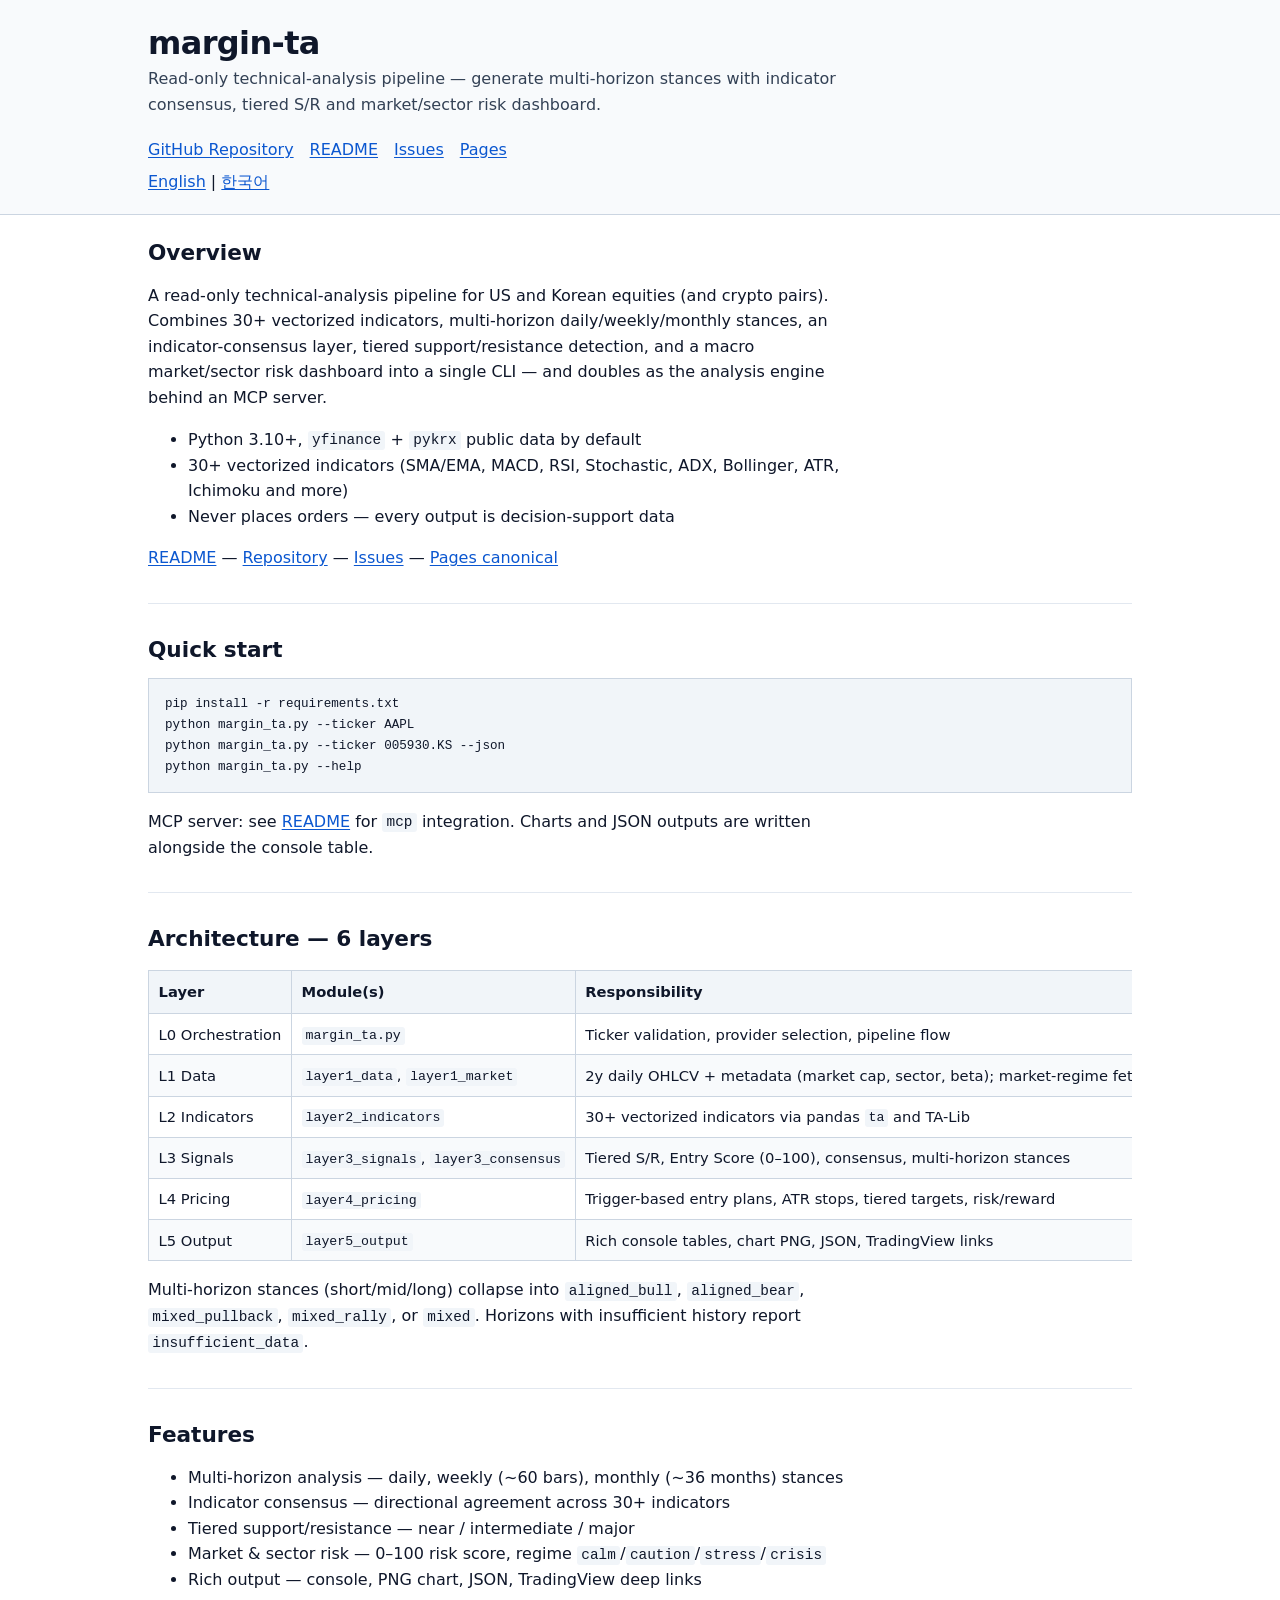
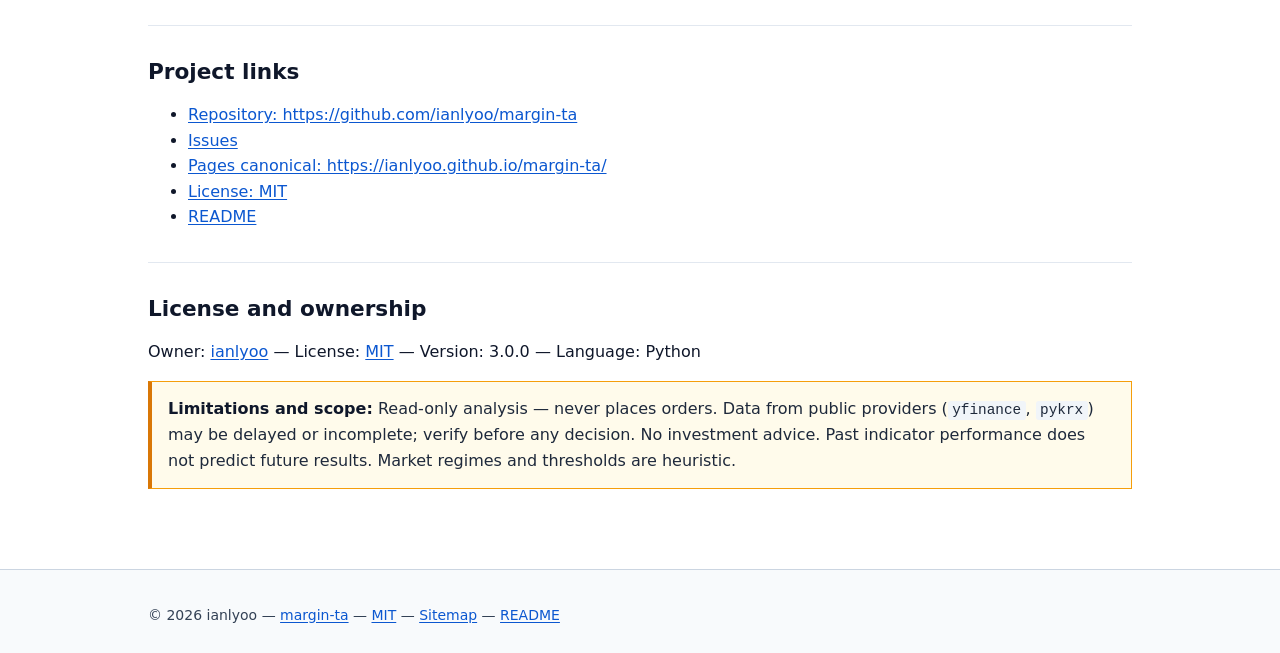
<file: docs/index.html>
<!DOCTYPE html>
<html lang="en">
<head>
<meta charset="utf-8">
<meta name="viewport" content="width=device-width, initial-scale=1">
<title>margin-ta — Read-only technical-analysis pipeline — generate multi-horizon stances with indicator consensus, tiered S/R and market/sector risk dashboard.</title>
<meta name="description" content="Read-only technical-analysis pipeline — generate multi-horizon stances with indicator consensus, tiered S/R and market/sector risk dashboard.">
<link rel="canonical" href="https://ianlyoo.github.io/margin-ta/">
<meta property="og:type" content="website">
<meta property="og:title" content="margin-ta — Read-only technical-analysis pipeline — generate multi-horizon stances with indicator consensus, tiered S/R and market/sector risk dashboard.">
<meta property="og:description" content="Read-only technical-analysis pipeline — generate multi-horizon stances with indicator consensus, tiered S/R and market/sector risk dashboard.">
<meta property="og:url" content="https://ianlyoo.github.io/margin-ta/">
<meta property="og:image" content="https://ianlyoo.github.io/margin-ta/assets/social-preview.png">
<meta property="og:image:width" content="1280">
<meta property="og:image:height" content="640">
<meta property="og:image:type" content="image/png">
<meta property="og:site_name" content="margin-ta">
<meta name="twitter:card" content="summary_large_image">
<meta name="twitter:title" content="margin-ta — Read-only technical-analysis pipeline — generate multi-horizon stances with indicator consensus, tiered S/R and market/sector risk dashboard.">
<meta name="twitter:description" content="Read-only technical-analysis pipeline — generate multi-horizon stances with indicator consensus, tiered S/R and market/sector risk dashboard.">
<meta name="twitter:image" content="https://ianlyoo.github.io/margin-ta/assets/social-preview.png">
<meta name="twitter:url" content="https://ianlyoo.github.io/margin-ta/">
<meta name="author" content="ianlyoo">
<meta name="robots" content="index, follow">
<link rel="stylesheet" href="./styles.css">
<script type="application/ld+json">{"@context":"https://schema.org","@type":"SoftwareSourceCode","name":"margin-ta","description":"Read-only technical-analysis pipeline — generate multi-horizon stances with indicator consensus, tiered S/R and market/sector risk dashboard.","version":"3.0.0","codeRepository":"https://github.com/ianlyoo/margin-ta","url":"https://ianlyoo.github.io/margin-ta/","programmingLanguage":"Python","license":"https://spdx.org/licenses/MIT","keywords":["developer-tools","indicator-consensus","market-dashboard","mcp","multi-horizon","python","quant","risk-management","stock-analysis","support-resistance","technical-analysis","trading"],"author":{"@type":"Person","name":"ianlyoo"}}</script>
</head>
<body>
<a class="skip-link" href="#main">Skip to content</a>
<header role="banner">
<div class="container">
<h1>margin-ta</h1>
<p class="tagline">Read-only technical-analysis pipeline — generate multi-horizon stances with indicator consensus, tiered S/R and market/sector risk dashboard.</p>
<nav aria-label="Primary">
<ul>
<li><a href="https://github.com/ianlyoo/margin-ta">GitHub Repository</a></li>
<li><a href="https://github.com/ianlyoo/margin-ta/blob/master/README.md">README</a></li>
<li><a href="https://github.com/ianlyoo/margin-ta/issues">Issues</a></li>
<li><a href="https://ianlyoo.github.io/margin-ta/">Pages</a></li>
</ul>
</nav>
<nav aria-label="Language">
<ul>
<li><a href="https://github.com/ianlyoo/margin-ta/blob/master/README.md" lang="en">English</a> | <a href="https://github.com/ianlyoo/margin-ta/blob/master/README.ko.md" lang="ko">한국어</a></li>
</ul>
</nav>
</div>
</header>
<main id="main">
<div class="container">
<section aria-labelledby="overview-heading">
<h2 id="overview-heading">Overview</h2>
<p>A read-only technical-analysis pipeline for US and Korean equities (and crypto pairs). Combines 30+ vectorized indicators, multi-horizon daily/weekly/monthly stances, an indicator-consensus layer, tiered support/resistance detection, and a macro market/sector risk dashboard into a single CLI — and doubles as the analysis engine behind an MCP server.</p>
<ul>
<li>Python 3.10+, <code>yfinance</code> + <code>pykrx</code> public data by default</li>
<li>30+ vectorized indicators (SMA/EMA, MACD, RSI, Stochastic, ADX, Bollinger, ATR, Ichimoku and more)</li>
<li>Never places orders — every output is decision-support data</li>
</ul>
<p><a href="https://github.com/ianlyoo/margin-ta/blob/master/README.md">README</a> — <a href="https://github.com/ianlyoo/margin-ta">Repository</a> — <a href="https://github.com/ianlyoo/margin-ta/issues">Issues</a> — <a href="https://ianlyoo.github.io/margin-ta/">Pages canonical</a></p>
</section>

<section aria-labelledby="install-heading">
<h2 id="install-heading">Quick start</h2>
<pre><code>pip install -r requirements.txt
python margin_ta.py --ticker AAPL
python margin_ta.py --ticker 005930.KS --json
python margin_ta.py --help</code></pre>
<p>MCP server: see <a href="https://github.com/ianlyoo/margin-ta/blob/master/README.md">README</a> for <code>mcp</code> integration. Charts and JSON outputs are written alongside the console table.</p>
</section>

<section aria-labelledby="architecture-heading">
<h2 id="architecture-heading">Architecture — 6 layers</h2>
<table>
<thead><tr><th>Layer</th><th>Module(s)</th><th>Responsibility</th></tr></thead>
<tbody>
<tr><td>L0 Orchestration</td><td><code>margin_ta.py</code></td><td>Ticker validation, provider selection, pipeline flow</td></tr>
<tr><td>L1 Data</td><td><code>layer1_data</code>, <code>layer1_market</code></td><td>2y daily OHLCV + metadata (market cap, sector, beta); market-regime fetch</td></tr>
<tr><td>L2 Indicators</td><td><code>layer2_indicators</code></td><td>30+ vectorized indicators via pandas <code>ta</code> and TA-Lib</td></tr>
<tr><td>L3 Signals</td><td><code>layer3_signals</code>, <code>layer3_consensus</code></td><td>Tiered S/R, Entry Score (0–100), consensus, multi-horizon stances</td></tr>
<tr><td>L4 Pricing</td><td><code>layer4_pricing</code></td><td>Trigger-based entry plans, ATR stops, tiered targets, risk/reward</td></tr>
<tr><td>L5 Output</td><td><code>layer5_output</code></td><td>Rich console tables, chart PNG, JSON, TradingView links</td></tr>
</tbody>
</table>
<p>Multi-horizon stances (short/mid/long) collapse into <code>aligned_bull</code>, <code>aligned_bear</code>, <code>mixed_pullback</code>, <code>mixed_rally</code>, or <code>mixed</code>. Horizons with insufficient history report <code>insufficient_data</code>.</p>
</section>

<section aria-labelledby="features-heading">
<h2 id="features-heading">Features</h2>
<ul>
<li>Multi-horizon analysis — daily, weekly (∼60 bars), monthly (∼36 months) stances</li>
<li>Indicator consensus — directional agreement across 30+ indicators</li>
<li>Tiered support/resistance — near / intermediate / major</li>
<li>Market &amp; sector risk — 0–100 risk score, regime <code>calm</code>/<code>caution</code>/<code>stress</code>/<code>crisis</code></li>
<li>Rich output — console, PNG chart, JSON, TradingView deep links</li>
</ul>
</section>

<section aria-labelledby="links-heading">
<h2 id="links-heading">Project links</h2>
<ul>
<li><a href="https://github.com/ianlyoo/margin-ta">Repository: https://github.com/ianlyoo/margin-ta</a></li>
<li><a href="https://github.com/ianlyoo/margin-ta/issues">Issues</a></li>
<li><a href="https://ianlyoo.github.io/margin-ta/">Pages canonical: https://ianlyoo.github.io/margin-ta/</a></li>
<li><a href="https://github.com/ianlyoo/margin-ta/blob/master/LICENSE">License: MIT</a></li>
<li><a href="https://github.com/ianlyoo/margin-ta/blob/master/README.md">README</a></li>
</ul>
</section>

<section aria-labelledby="license-heading">
<h2 id="license-heading">License and ownership</h2>
<p>Owner: <a href="https://github.com/ianlyoo">ianlyoo</a> — License: <a href="https://spdx.org/licenses/MIT">MIT</a> — Version: 3.0.0 — Language: Python</p>
<div class="limitations" role="note" aria-label="Limitations">
<p><strong>Limitations and scope:</strong> Read-only analysis — never places orders. Data from public providers (<code>yfinance</code>, <code>pykrx</code>) may be delayed or incomplete; verify before any decision. No investment advice. Past indicator performance does not predict future results. Market regimes and thresholds are heuristic.</p>
</div>
</section>
</div>
</main>
<footer role="contentinfo">
<div class="container">
<p>© 2026 ianlyoo — <a href="https://github.com/ianlyoo/margin-ta">margin-ta</a> — <a href="https://spdx.org/licenses/MIT">MIT</a> — <a href="https://ianlyoo.github.io/margin-ta/sitemap.xml">Sitemap</a> — <a href="https://github.com/ianlyoo/margin-ta/blob/master/README.md">README</a></p>
</div>
</footer>
</body>
</html>
</file>
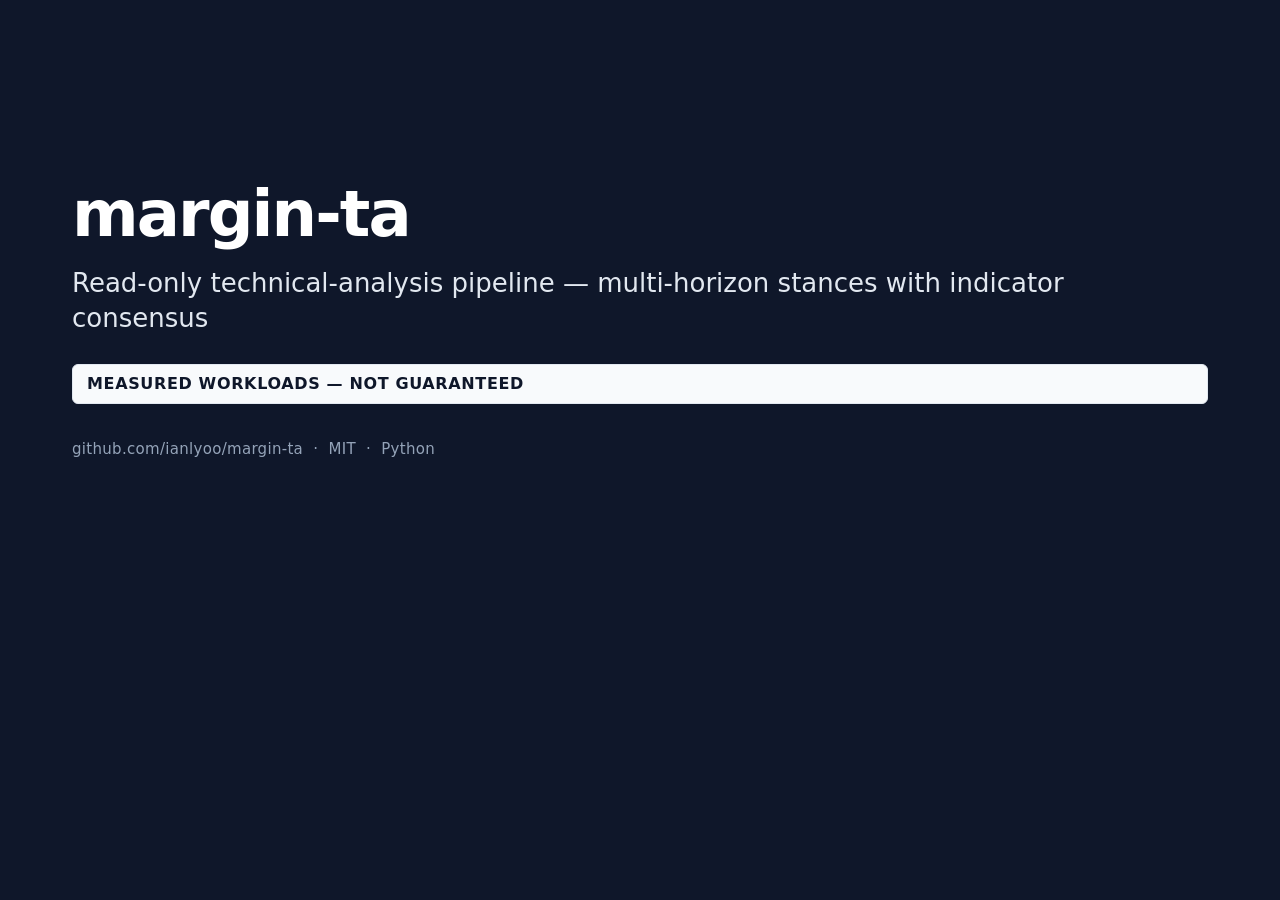
<file: docs/social-preview.html>
<!DOCTYPE html>
<html lang="en">
<head>
<meta charset="utf-8">
<meta name="viewport" content="width=1280">
<title>margin-ta — social preview 1280x640</title>
<!--
  Deterministic source for docs/assets/social-preview.png
  Fixed dimensions 1280x640, solid background, high contrast.
  Render via: node scripts/build-social-preview.mjs
  Generation date pinned to 2023-01-01 for reproducibility — not a live date.
-->
<style>
  * { margin: 0; padding: 0; box-sizing: border-box; }
  html, body {
    width: 1280px;
    height: 640px;
    overflow: hidden;
    background: #0f172a;
  }
  body {
    font-family: ui-sans-system, system-ui, -apple-system, "Segoe UI", Roboto, "Helvetica Neue", Arial, "Noto Sans", sans-serif;
    background: #0f172a;
    color: #ffffff;
    display: flex;
    flex-direction: column;
    justify-content: center;
    padding: 64px 72px;
  }
  .brand {
    font-size: 64px;
    font-weight: 800;
    letter-spacing: -0.03em;
    line-height: 1;
    color: #ffffff;
  }
  .positioning {
    margin-top: 20px;
    font-size: 26px;
    line-height: 1.35;
    font-weight: 500;
    color: #e2e8f0;
    max-width: 1080px;
  }
  .cue {
    margin-top: 28px;
    display: inline-block;
    font-size: 16px;
    line-height: 1.4;
    font-weight: 600;
    letter-spacing: 0.04em;
    text-transform: uppercase;
    color: #0f172a;
    background: #f8fafc;
    border: 1px solid #e2e8f0;
    padding: 8px 14px;
    border-radius: 6px;
  }
  .footer {
    margin-top: 36px;
    font-size: 15px;
    color: #94a3b8;
    letter-spacing: 0.02em;
  }
</style>
</head>
<body>
  <div class="brand">margin-ta</div>
  <div class="positioning">Read-only technical-analysis pipeline — multi-horizon stances with indicator consensus</div>
  <div class="cue">measured workloads — not guaranteed</div>
  <div class="footer">github.com/ianlyoo/margin-ta &nbsp;·&nbsp; MIT &nbsp;·&nbsp; Python</div>
</body>
</html>
</file>
<file: docs/styles.css>
/* margin-ta — static accessible styles, no JS, WCAG AA contrast, responsive */
:root {
  --bg: #ffffff;
  --fg: #0f172a;
  --muted: #334155;
  --link: #0b57d0;
  --link-visited: #5b21b6;
  --accent: #0f172a;
  --border: #cbd5e1;
  --code-bg: #f1f5f9;
  --focus: #0b57d0;
  --header-bg: #f8fafc;
}

* { box-sizing: border-box; }

html {
  font-size: 16px;
  line-height: 1.6;
  scroll-behavior: auto;
}

body {
  margin: 0;
  font-family: system-ui, -apple-system, "Segoe UI", Roboto, "Helvetica Neue", Arial, "Noto Sans", sans-serif;
  color: var(--fg);
  background: var(--bg);
}

.container {
  max-width: 960px;
  margin: 0 auto;
  padding: 0 1.25rem;
}

/* Skip link */
.skip-link {
  position: absolute;
  left: -9999px;
  top: 0;
  background: var(--bg);
  color: var(--fg);
  padding: 0.5rem 0.75rem;
  border: 2px solid var(--focus);
  z-index: 100;
}
.skip-link:focus {
  left: 0.5rem;
  top: 0.5rem;
  outline: 3px solid var(--focus);
  outline-offset: 2px;
}

/* Header */
header[role="banner"] {
  background: var(--header-bg);
  border-bottom: 1px solid var(--border);
  padding: 1.5rem 0 1rem;
}
header h1 {
  margin: 0 0 0.25rem;
  font-size: 2rem;
  line-height: 1.2;
  letter-spacing: -0.02em;
  color: var(--accent);
}
.tagline {
  margin: 0 0 1rem;
  color: var(--muted);
  font-size: 1rem;
  max-width: 70ch;
}
nav ul {
  list-style: none;
  margin: 0;
  padding: 0;
  display: flex;
  flex-wrap: wrap;
  gap: 0.25rem 1rem;
}
nav li { margin: 0; }
nav a {
  display: inline-block;
  padding: 0.2rem 0;
}

/* Main */
main {
  padding: 1.5rem 0 2rem;
}
section {
  margin-bottom: 2rem;
  padding-bottom: 1rem;
  border-bottom: 1px solid #e2e8f0;
}
section:last-child { border-bottom: none; }
h2 {
  font-size: 1.35rem;
  line-height: 1.3;
  margin: 0 0 0.75rem;
  color: var(--accent);
}
p, li { max-width: 70ch; }
a {
  color: var(--link);
  text-decoration: underline;
  text-underline-offset: 2px;
}
a:visited { color: var(--link-visited); }
a:hover { text-decoration-thickness: 2px; }
a:focus, button:focus {
  outline: 3px solid var(--focus);
  outline-offset: 2px;
  border-radius: 2px;
}

/* Table — benchmark */
table {
  width: 100%;
  border-collapse: collapse;
  margin: 1rem 0;
  font-size: 0.92rem;
  display: block;
  overflow-x: auto;
  white-space: nowrap;
}
thead th {
  text-align: left;
  background: #f1f5f9;
  color: var(--fg);
  border: 1px solid var(--border);
  padding: 0.6rem 0.6rem;
  font-weight: 600;
}
tbody td {
  border: 1px solid var(--border);
  padding: 0.5rem 0.6rem;
}
tbody tr:nth-child(even) { background: #f8fafc; }

/* Limitations note — adjacent to benchmark, high contrast */
.limitations {
  background: #fffbeb;
  border: 1px solid #f59e0b;
  border-left: 4px solid #d97706;
  padding: 0.9rem 1rem;
  margin-top: 1rem;
  color: #1e293b;
}
.limitations p {
  margin: 0 0 0.5rem;
  max-width: none;
}
.limitations p:last-child { margin-bottom: 0; }
.limitations strong { color: #0f172a; }

/* Code */
pre {
  background: var(--code-bg);
  border: 1px solid var(--border);
  padding: 0.9rem 1rem;
  overflow-x: auto;
  font-size: 0.875rem;
  line-height: 1.5;
}
code {
  font-family: ui-monospace, SFMono-Regular, Menlo, Monaco, Consolas, monospace;
  font-size: 0.9em;
  background: var(--code-bg);
  padding: 0.1em 0.3em;
  border-radius: 3px;
}
pre code {
  background: none;
  padding: 0;
}

/* Footer */
footer[role="contentinfo"] {
  border-top: 1px solid var(--border);
  background: var(--header-bg);
  padding: 1.25rem 0;
  font-size: 0.875rem;
  color: var(--muted);
}
footer a { color: var(--link); }

/* Responsive */
@media (max-width: 640px) {
  html { font-size: 15px; }
  header h1 { font-size: 1.6rem; }
  .container { padding: 0 1rem; }
  table { font-size: 0.85rem; }
  pre { font-size: 0.8rem; }
}

@media (min-width: 1024px) {
  .container { max-width: 1024px; }
}

/* High contrast mode support */
@media (prefers-contrast: more) {
  :root { --link: #0033cc; --focus: #000000; }
  a { text-decoration-thickness: 2px; }
}

/* Reduced motion */
@media (prefers-reduced-motion: reduce) {
  html { scroll-behavior: auto; }
}

/* Print */
@media print {
  header, footer { background: none; }
  a { color: #000; }
  .skip-link { display: none; }
}
</file>
